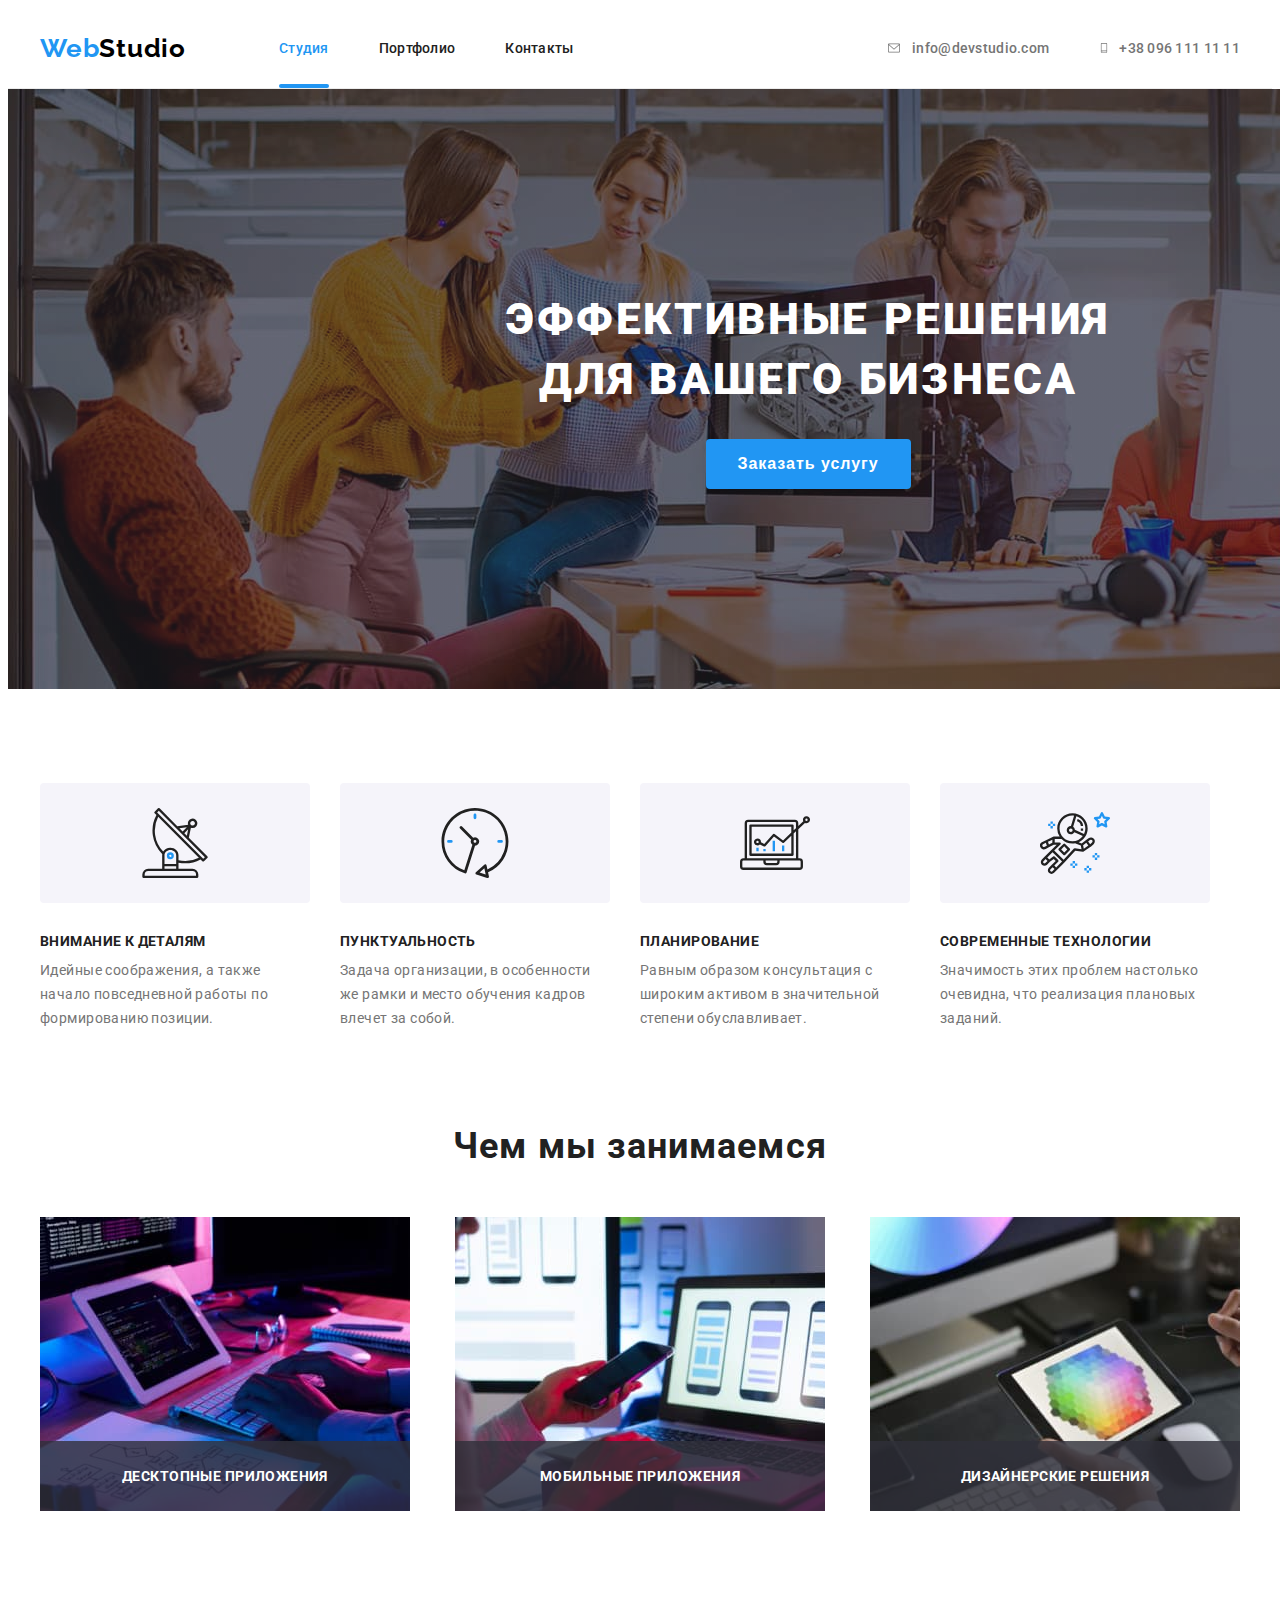
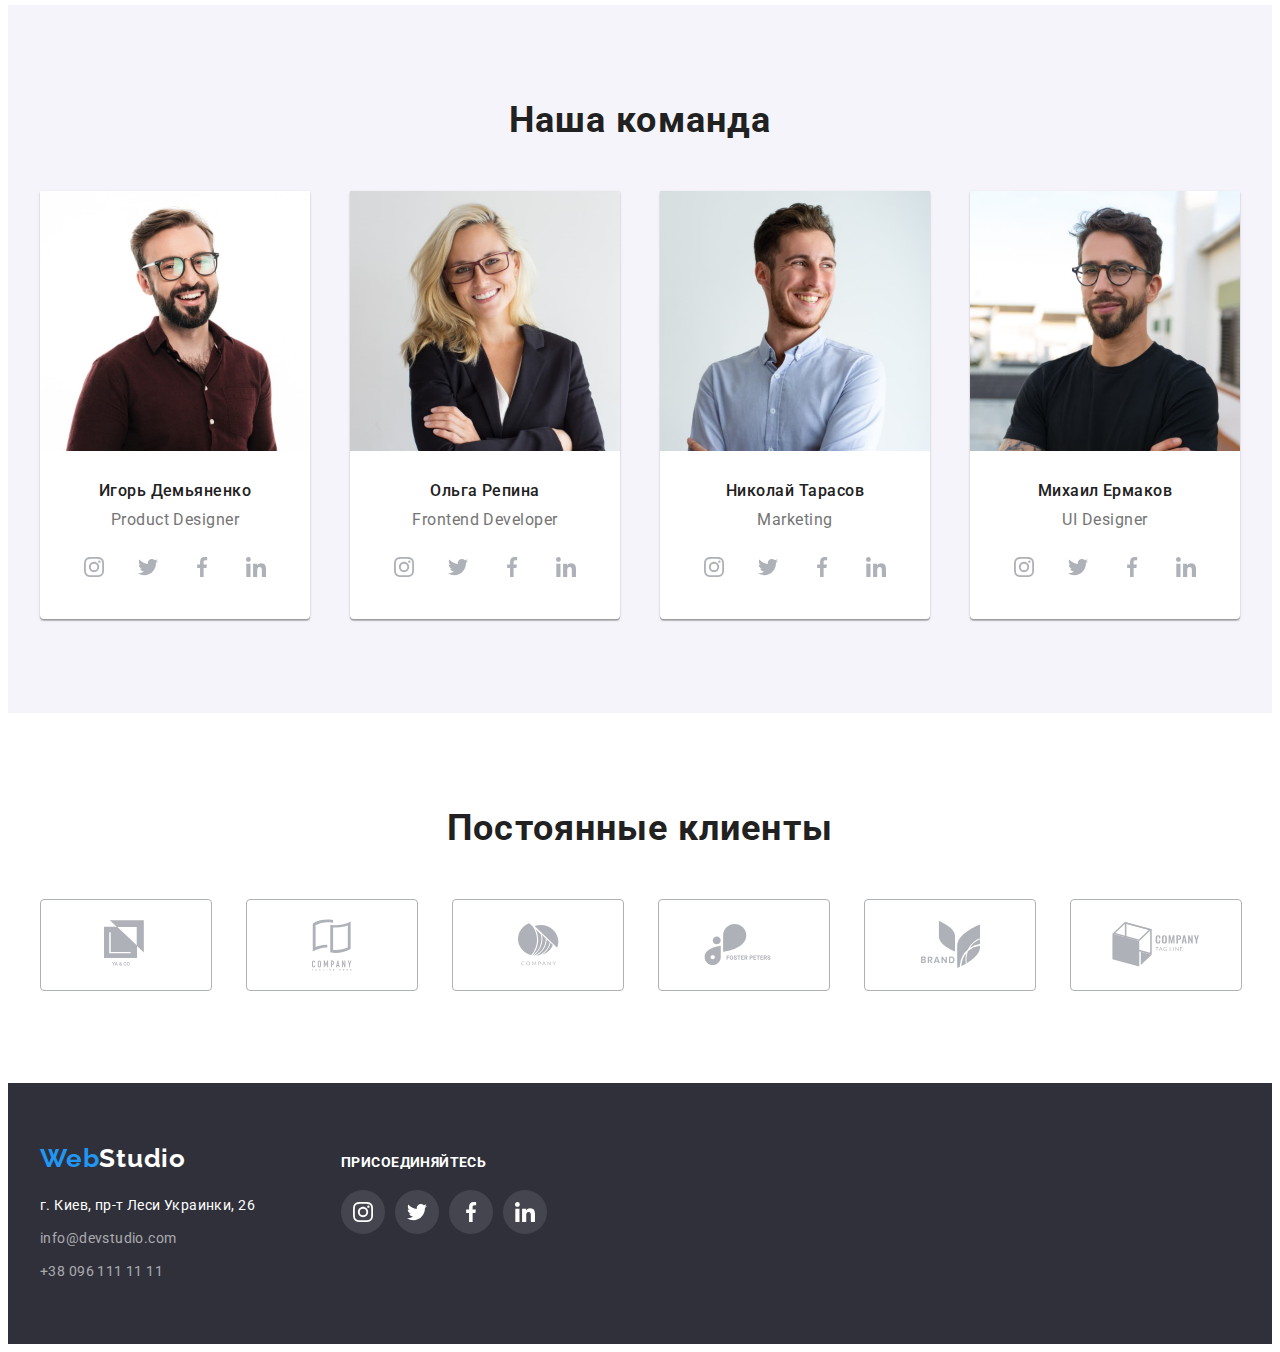
<file: index.html>
<!DOCTYPE html>
<html lang="ru">
<head>
  <meta charset="UTF-8">
  <meta name="viewport" content="width=device-width, initial-scale=1.0">
  <title>Студия</title>
  <link rel="preconnect" href="https://fonts.gstatic.com">
  <link href="https://fonts.googleapis.com/css2?family=Raleway:wght@700&family=Roboto:wght@400;500;700;900&display=swap"
    rel="stylesheet">
  <link rel="stylesheet" href="https://cdnjs.cloudflare.com/ajax/libs/modern-normalize/1.0.0/modern-normalize.min.css"
    integrity="sha512-ISS7cAi1PEhQ8jnbJpJZMd29NlhNj4AWYyLOSp2CE/CsHxTCu+r+t0D2yoJudVrd0/8fTVPUVDzY5Tvli75u/g=="
    crossorigin="anonymous" />
  <link rel="stylesheet" href="https://cdnjs.cloudflare.com/ajax/libs/animate.css/4.1.1/animate.min.css" />
  <link rel="stylesheet" href="./css/styles.css">
</head>

<body>
  <header class="header">
    <div class="container">
          <nav class="nav">
            <a class="logo link" href="./index.html">Web<span class="logo-header">Studio</span></a>
            <ul class="nav-list list">
              <li class="nav-item">
                <a class="nav-link link-current link" href="./index.html">Студия</a>
              </li>
              <li class="nav-item">
                <a class="nav-link link" href="./portfolio.html">Портфолио</a>
              </li>
              <li class="nav-item">
                <a class="nav-link link" href="#contacts">Контакты</a>
              </li>
            </ul>
          </nav>
          
          <ul class="contacts-list list">
            <li class="contacts-item">
              <a class="contacts-link link" href="mailto:info@devstudio.com">
                <svg class="contacts-icon" width="16" height="12">
                  <use href="./images/svg/sprite.svg#envelope"></use>
                </svg>
                info@devstudio.com
              </a>
            </li>
            <li class="contacts-item">
              <a class="contacts-link link" href="tel:+380961111111">
                <svg class="contacts-icon" width="10" height="16">
                  <use href="./images/svg/sprite.svg#smartphone"></use>
                </svg>
                +38 096 111 11 11
              </a>
            </li>
          </ul>
    </div>     
  </header>

  <main>
    <!--HERO-->
    <section class="hero">
      <div class="container">
        <h1 class="hero-title animate__zoomInDown">Эффективные решения для вашего бизнеса</h1>
        <button class="hero-btn" type="button" data-modal-open>Заказать услугу</button>
      </div>
    </section>
    
    <!--CHARACTERISTICS-->
    <section class="points">
      <div class="container">
        <h2 class="visually-hidden">особенности</h2>
        <ul class="points-list list">
          <li class="points-item">
            <div class="thumb">
              <svg class="points-icon">
                <use href="./images/svg/sprite.svg#antenna"></use>
              </svg>
            </div>
            <h3 class="points-subtitle">Внимание к деталям</h3>
            <p class="points-desc">Идейные соображения, а также начало повседневной работы по формированию позиции.</p>
          </li>
          <li class="points-item">
            <div class="thumb">
              <svg class="points-icon">
                <use href="./images/svg/sprite.svg#clock"></use>
              </svg>
            </div>
            <h3 class="points-subtitle">Пунктуальность</h3>
            <p class="points-desc">Задача организации, в особенности же рамки и место обучения кадров влечет за собой.</p>
          </li>
          <li class="points-item">
            <div class="thumb">
              <svg class="points-icon">
                <use href="./images/svg/sprite.svg#diagram"></use>
              </svg>
            </div>
            <h3 class="points-subtitle">Планирование</h3>
            <p class="points-desc">Равным образом консультация с широким активом в значительной степени обуславливает.</p>
          </li>
          <li class="points-item">
            <div class="thumb">
              <svg class="points-icon">
                <use href="./images/svg/sprite.svg#astronaut"></use>
              </svg>
            </div>
            <h3 class="points-subtitle">Современные технологии</h3>
            <p class="points-desc">Значимость этих проблем настолько очевидна, что реализация плановых заданий.</p>
          </li>
        </ul>
      </div>
    </section>
    
    <!--SERVICES-->
    <section class="services">
      <div class="container">
        <h2 class="section-title">Чем мы занимаемся</h2>
        <ul class="services-list list">
          <li class="services-item">
            <img class="services-img" src="images/studio/services/desktop.jpg" alt="Десктопные приложения" width="370"
              height="294">
            <div class="box-serv">
              <p class="services-desc">Десктопные приложения</p>
            </div>
          </li>
          <li class="services-item">
            <img class="services-img" src="images/studio/services/mobile.jpg" alt="Мобильные приложения" width="370"
              height="294">
            <div class="box-serv">
              <p class="services-desc">Мобильные приложения</p>
            </div>
          </li>
          <li class="services-item">
            <img class="services-img" src="images/studio/services/design.jpg" alt="Дизайнерские решения" width="370"
              height="294">
            <div class="box-serv">
              <p class="services-desc">Дизайнерские решения</p>
            </div>
          </li>
        </ul>
      </div>
    </section>
    
    <!--OUR TEAM-->
    <section class="team">
      <div class="container">
        <h2 class="section-title">Наша команда</h2>
        <ul class="team-list list">
          <li class="team-item">
            <img class="team-img" src="images/studio/our-team/igor-demyanenko.jpg" alt="дизайнер продукта" width="270"
              height="260">
            <div class="team-text">
              <h3 class="team-subtitle">Игорь Демьяненко</h3>
              <p class="team-desc" lang="en">Product Designer</p>
              <ul class="team-social-list list">
                <li class="team-social-item">
                  <a class="team-link social-link link" href="">
                    <svg class="social-icon">
                      <use href="./images/svg/sprite.svg#instagram"></use>
                    </svg>
                  </a>
                </li>
                <li class="team-social-item">
                  <a class="team-link social-link link" href="">
                    <svg class="social-icon">
                      <use href="./images/svg/sprite.svg#twitter"></use>
                    </svg>
                  </a>
                </li>
                <li class="team-social-item">
                  <a class="team-link social-link link" href="">
                    <svg class="social-icon">
                      <use href="./images/svg/sprite.svg#facebook"></use>
                    </svg>
                  </a>
                </li>
                <li class="team-social-item">
                  <a class="team-link social-link link" href="">
                    <svg class="social-icon">
                      <use href="./images/svg/sprite.svg#linkedin"></use>
                    </svg>
                  </a>
                </li>
              </ul>
            </div>
          </li>
          <li class="team-item">
            <img class="team-img" src="images/studio/our-team/olga-repina.jpg" alt="фронтенд рахработчик" width="270"
              height="260">
            <div class="team-text">
              <h3 class="team-subtitle">Ольга Репина</h3>
              <p class="team-desc" lang="en">Frontend Developer</p>
              <ul class="team-social-list list">
                <li class="team-social-item">
                  <a class="team-link social-link link" href="">
                    <svg class="social-icon">
                      <use href="./images/svg/sprite.svg#instagram"></use>
                    </svg>
                  </a>
                </li>
                <li class="team-social-item">
                  <a class="team-link social-link link" href="">
                    <svg class="social-icon">
                      <use href="./images/svg/sprite.svg#twitter"></use>
                    </svg>
                  </a>
                </li>
                <li class="team-social-item">
                  <a class="team-link social-link link" href="">
                    <svg class="social-icon">
                      <use href="./images/svg/sprite.svg#facebook"></use>
                    </svg>
                  </a>
                </li>
                <li class="team-social-item">
                  <a class="team-link social-link link" href="">
                    <svg class="social-icon">
                      <use href="./images/svg/sprite.svg#linkedin"></use>
                    </svg>
                  </a>
                </li>
              </ul>
            </div>
          </li>
          <li class="team-item">
            <img class="team-img" src="images/studio/our-team/nikolay-tarasov.jpg" alt="маркетолог" width="270" height="260">
            <div class="team-text">
              <h3 class="team-subtitle">Николай Тарасов</h3>
              <p class="team-desc" lang="en">Marketing</p>
              <ul class="team-social-list list">
                <li class="team-social-item">
                  <a class="team-link social-link link" href="">
                    <svg class="social-icon">
                      <use href="./images/svg/sprite.svg#instagram"></use>
                    </svg>
                  </a>
                </li>
                <li class="team-social-item">
                  <a class="team-link social-link link" href="">
                    <svg class="social-icon">
                      <use href="./images/svg/sprite.svg#twitter"></use>
                    </svg>
                  </a>
                </li>
                <li class="team-social-item">
                  <a class="team-link social-link link" href="">
                    <svg class="social-icon">
                      <use href="./images/svg/sprite.svg#facebook"></use>
                    </svg>
                  </a>
                </li>
                <li class="team-social-item">
                  <a class="team-link social-link link" href="">
                    <svg class="social-icon">
                      <use href="./images/svg/sprite.svg#linkedin"></use>
                    </svg>
                  </a>
                </li>
              </ul>
            </div>
          </li>
          <li class="team-item">
            <img class="team-img" src="images/studio/our-team/michail-ermakov.jpg" alt="дизайнер интерфейса" width="270"
              height="260">
            <div class="team-text">
              <h3 class="team-subtitle">Михаил Ермаков</h3>
              <p class="team-desc" lang="en">UI Designer</p>
              <ul class="team-social-list list">
                <li class="team-social-item">
                  <a class="team-link social-link link" href="">
                    <svg class="social-icon">
                      <use href="./images/svg/sprite.svg#instagram"></use>
                    </svg>
                  </a>
                </li>
                <li class="team-social-item">
                  <a class="team-link social-link link" href="">
                    <svg class="social-icon">
                      <use href="./images/svg/sprite.svg#twitter"></use>
                    </svg>
                  </a>
                </li>
                <li class="team-social-item">
                  <a class="team-link social-link link" href="">
                    <svg class="social-icon">
                      <use href="./images/svg/sprite.svg#facebook"></use>
                    </svg>
                  </a>
                </li>
                <li class="team-social-item">
                  <a class="team-link social-link link" href="">
                    <svg class="social-icon">
                      <use href="./images/svg/sprite.svg#linkedin"></use>
                    </svg>
                  </a>
                </li>
              </ul>
            </div>
          </li>
        </ul>
      </div>
    </section>

    <!--CLIENTS-->
    <section class="clients">
      <div class="container">
        <h2 class="section-title">Постоянные клиенты</h2>
        <ul class="clients-list list">
          <li class="clients-item">
            <a class="clients-link link" href="">
              <svg class="clients-icon" width="44" height="49">
                <use href="./images/svg/sprite.svg#logo1"></use>
              </svg>
            </a>
          </li>
          <li class="clients-item">
            <a class="clients-link link" href="">
              <svg class="clients-icon" width="40" height="52">
                <use href="./images/svg/sprite.svg#logo2"></use>
              </svg>
            </a>
          </li>
          <li class="clients-item">
            <a class="clients-link link" href="">
              <svg class="clients-icon" width="41" height="43">
                <use href="./images/svg/sprite.svg#logo3"></use>
              </svg>
            </a>
          </li>
          <li class="clients-item">
            <a class="clients-link link" href="">
              <svg class="clients-icon" width="80" height="42">
                <use href="./images/svg/sprite.svg#logo4"></use>
              </svg>
            </a>
          </li>
          <li class="clients-item">
            <a class="clients-link link" href="">
              <svg class="clients-icon" width="59" height="47">
                <use href="./images/svg/sprite.svg#logo5"></use>
              </svg>
            </a>
          </li>
          <li class="clients-item">
            <a class="clients-link link" href="">
              <svg class="clients-icon" width="88" height="45">
                <use href="./images/svg/sprite.svg#logo6"></use>
              </svg>
            </a>
          </li>
        </ul>
      </div>
    </section>
  </main>

  <footer class="footer">
    <div class="container">
      <div class="contacts-container">
        <a class="logo link" href="./index.html">Web<span class="logo-footer">Studio</span></a>
        <address class="address" id="contacts">
          <ul class="address-list list">
            <li class="address-item">
              <p class="address-map">г. Киев, пр-т Леси Украинки, 26</p>
            </li>
            <li class="address-item">
              <a class="contacts-link-footer link" href="mailto:info@devstudio.com">info@devstudio.com</a>
            </li>
            <li class="address-item">
              <a class="contacts-link-footer link" href="tel:+380961111111">+38 096 111 11 11</a>
            </li>
          </ul>
        </address>
      </div>
      <div class="social-container">
        <h3 class="footer-social-title">присоединяйтесь</h3>
        <ul class="footer-list list">
          <li class="footer-list-item">
            <a class="footer-link social-link link" href="">
              <svg class="social-icon">
                <use href="./images/svg/sprite.svg#instagram"></use>
              </svg>
            </a>
          </li>
          <li class="footer-list-item">
            <a class="footer-link social-link link" href="">
              <svg class="social-icon">
                <use href="./images/svg/sprite.svg#twitter"></use>
              </svg>
            </a>
          </li>
          <li class="footer-list-item">
            <a class="footer-link social-link link" href="">
              <svg class="social-icon">
                <use href="./images/svg/sprite.svg#facebook"></use>
              </svg>
            </a>
          </li>
          <li class="footer-list-item">
            <a class="footer-link social-link link" href="">
              <svg class="social-icon">
                <use href="./images/svg/sprite.svg#linkedin"></use>
              </svg>
            </a>
          </li>
        </ul>
      </div>
    </div>
  </footer>

  <div class="backdrop  is-hidden" data-modal>
    <div class="modal">
      <button class="btn-close" type="button" data-modal-close>
        <svg class="icon-close">
          <use href="./images/svg/sprite-new.svg#close"></use>
        </svg>
      </button>
      <img class="mem" src="./images/image 1.png" alt="mem" width="500" height="250">
    </div>
  </div>

  <script src="./js/modal.js"></script>
</body>
</html>
</file>
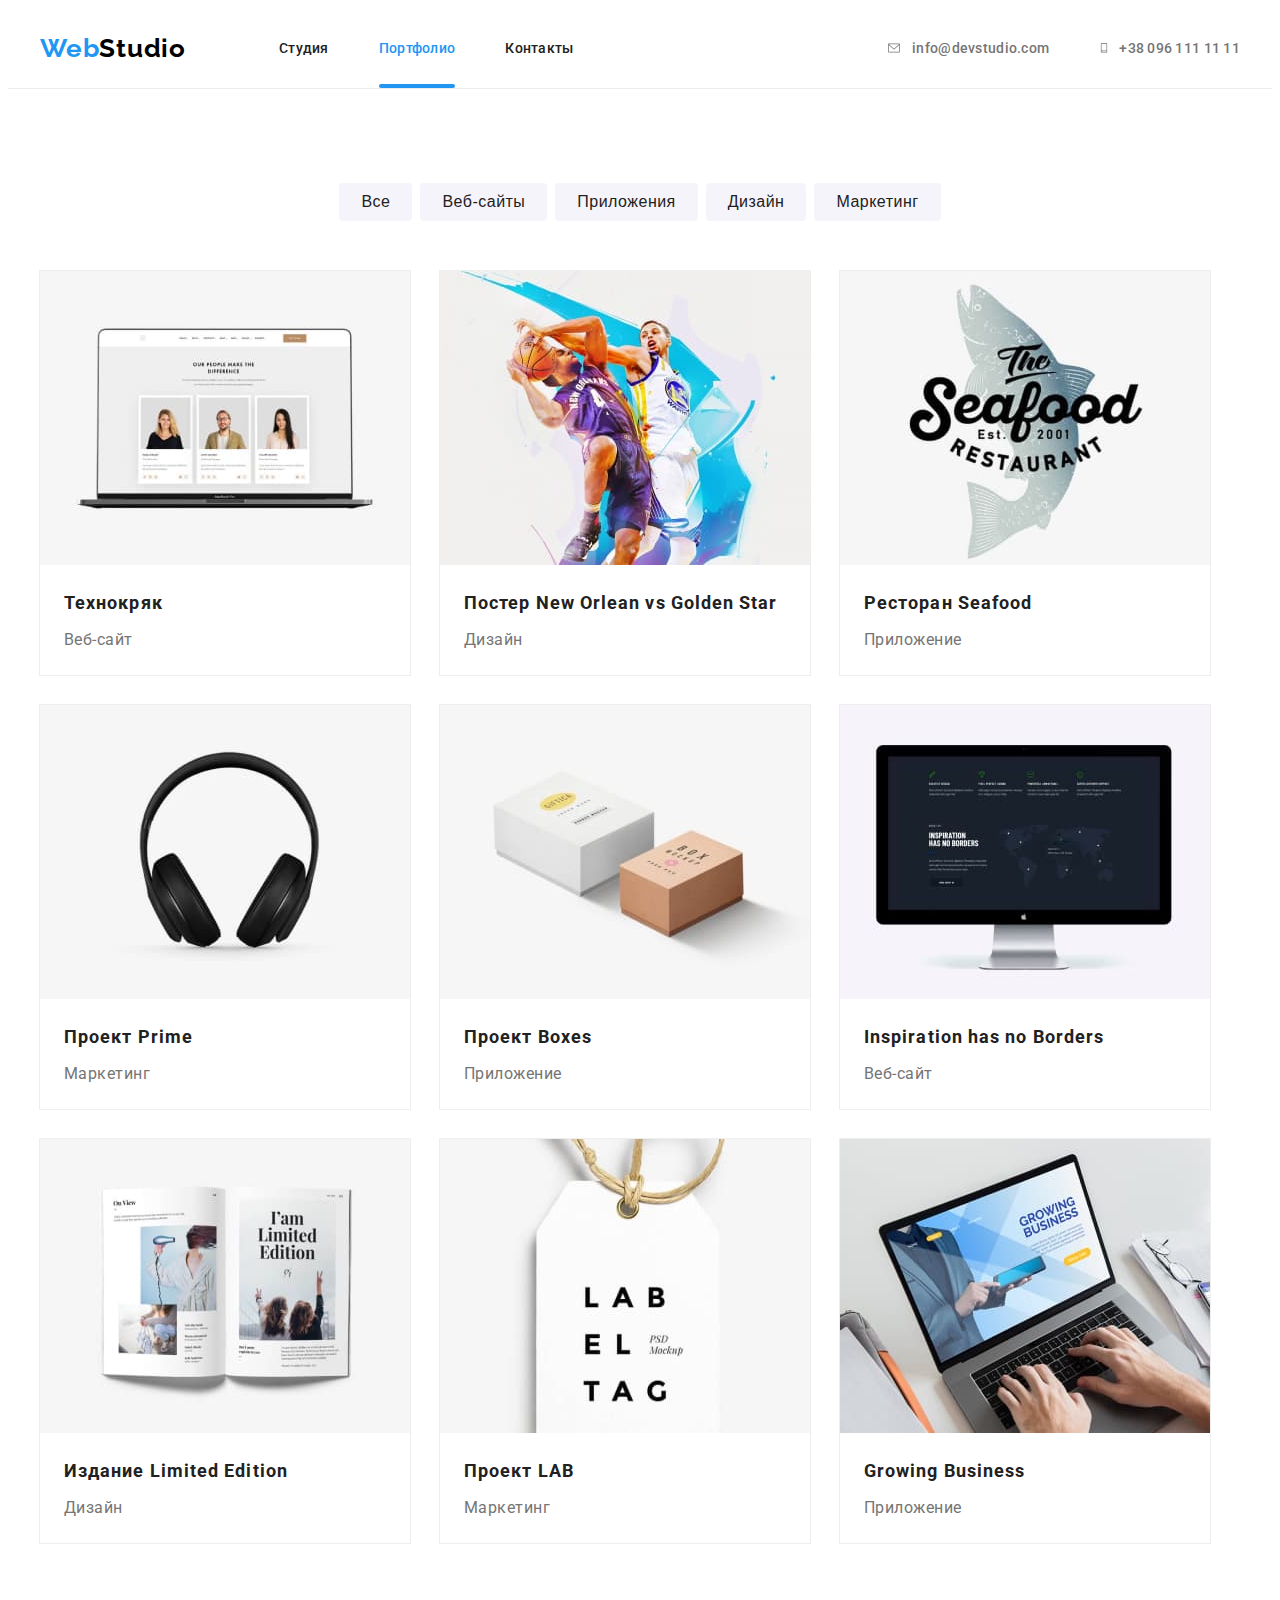
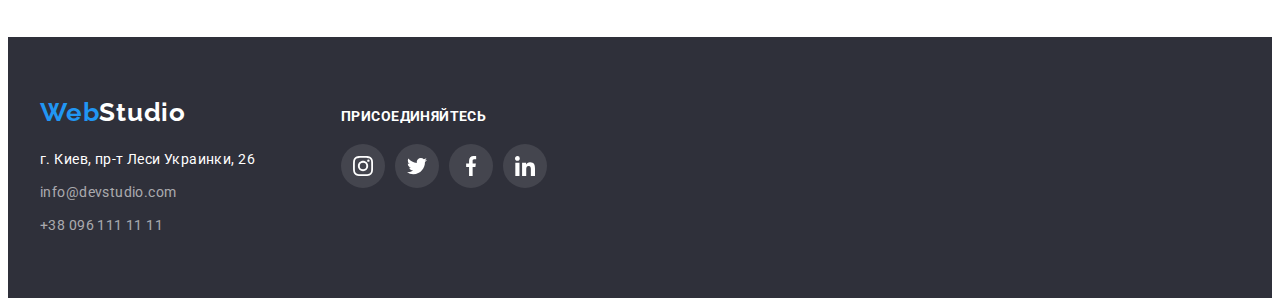
<file: portfolio.html>
<!DOCTYPE html>
<html lang="ru">

<head>
  <meta charset="UTF-8">
  <meta name="viewport" content="width=device-width, initial-scale=1.0">
  <title>Портфолио</title>
    <link rel="preconnect" href="https://fonts.gstatic.com">
    <link href="https://fonts.googleapis.com/css2?family=Raleway:wght@700&family=Roboto:wght@400;500;700;900&display=swap"
      rel="stylesheet">
    <link rel="stylesheet" href="https://cdnjs.cloudflare.com/ajax/libs/modern-normalize/1.0.0/modern-normalize.min.css"
      integrity="sha512-ISS7cAi1PEhQ8jnbJpJZMd29NlhNj4AWYyLOSp2CE/CsHxTCu+r+t0D2yoJudVrd0/8fTVPUVDzY5Tvli75u/g=="
      crossorigin="anonymous" />
    <link rel="stylesheet" href="./css/styles.css">
</head>

<body>
  <header class="header">
    <div class="container">
      <nav class="nav">
        <a class="logo link" href="./index.html">Web<span class="logo-header">Studio</span></a>
        <ul class="nav-list list">
          <li class="nav-item">
            <a class="nav-link link" href="./index.html">Студия</a>
          </li>
          <li class="nav-item">
            <a class="nav-link link-current link" href="./portfolio.html">Портфолио</a>
          </li>
          <li class="nav-item">
            <a class="nav-link link" href="#contacts">Контакты</a>
          </li>
        </ul>
      </nav>
  
      <ul class="contacts-list list">
        <li class="contacts-item">
          <a class="contacts-link link" href="mailto:info@devstudio.com">
            <svg class="contacts-icon" width="16" height="12">
              <use href="./images/svg/sprite.svg#envelope"></use>
            </svg>
            info@devstudio.com
          </a>
        </li>
        <li class="contacts-item">
          <a class="contacts-link link" href="tel:+380961111111">
            <svg class="contacts-icon" width="10" height="16">
              <use href="./images/svg/sprite.svg#smartphone"></use>
            </svg>
            +38 096 111 11 11
          </a>
        </li>
      </ul>
    </div>
  </header>

  <main>
    <section class="portfolio">
      <div class="container">
        <h1 class="visually-hidden">Портфолио</h1>
        <ul class="filter-list list">
          <li class="filter-item">
            <button class="filter-btn" type="button">Все</button>
          </li>
          <li class="filter-item">
            <button class="filter-btn" type="button">Веб-сайты</button>
          </li>
          <li class="filter-item">
            <button class="filter-btn" type="button">Приложения</button>
          </li>
          <li class="filter-item">
            <button class="filter-btn" type="button">Дизайн</button>
          </li>
          <li class="filter-item">
            <button class="filter-btn" type="button">Маркетинг</button>
          </li>
        </ul>
        
        <ul class="projects-list list">
          <li class="projects-item">
            <a class="projects-link link" href="">
              <div class="thumb">
                <img class="projects-img" src="./images/portfolio/technocrack.jpg" alt="открыт сайт на компьютере" width="370"
                  height="294">
                  <p class="project">Технокряк это современная площадка распространения коронавируса. Компании используют эту платформу для цифрового
                  шпионажа и атак на защищённые сервера конкурентов. 
                  Lorem ipsum dolor sit amet, consectetur adipisicing elit. Voluptatem iure at laudantium eos, quos praesentium eaque? Deleniti reiciendis, culpa reprehenderit repellat magni vitae possimus placeat obcaecati eligendi quia atque totam at sequi natus odit quidem eos! Hic aut dignissimos ea explicabo repellat quam assumenda, perferendis minus, non maiores, maxime earum. </p>
              </div>
              <div class="projects-border">
                <p class="projects-title">Технокряк</p>
                <p class="projects-desc">Веб-сайт</p>
              </div>
            </a>
          </li>
          <li class="projects-item">
            <a class="projects-link link" href="">
              <div class="thumb">
                <img class="projects-img" src="./images/portfolio/new-orlean-vs-golden-star.jpg" alt="схватка двух баскетболистов"
                  width="370" height="294">
                <p class="project-design">Lorem ipsum dolor sit amet consectetur adipisicing elit. Voluptate, repudiandae. Lorem ipsum dolor sit amet, consectetur adipisicing elit. Dolor corrupti, repellat perferendis accusantium placeat</p>
              </div>
              <div class="projects-border">
                <p class="projects-title">Постер <span lang="en">New Orlean vs Golden Star</span></p>
                <p class="projects-desc">Дизайн</p>
              </div>
            </a>
          </li>
          <li class="projects-item">
            <a class="projects-link link" href="">
              <div class="thumb">
                <img class="projects-img" src="./images/portfolio/seafood.jpg" alt="логотип ресторана" width="370" height="294">
                <p class="project-app">Lorem ipsum dolor sit amet consectetur adipisicing elit. Voluptate, repudiandae. Lorem
                  ipsum dolor sit amet, consectetur adipisicing elit. Dolor corrupti, repellat perferendis accusantium placeat</p>
              </div>
              <div class="projects-border">
                <p class="projects-title">Ресторан <span lang="en">Seafood</span></p>
                <p class="projects-desc">Приложение</p>
              </div>
            </a>
          </li>
          <li class="projects-item">
            <a class="projects-link link" href="">
              <div class="thumb-marketing">
                <img class="projects-img" src="./images/portfolio/prime.jpg" alt="наушники" width="370" height="294">
                <p class="project-marketing">Lorem ipsum dolor sit amet consectetur adipisicing elit. Voluptate, repudiandae. Lorem
                  ipsum dolor sit amet, consectetur adipisicing elit. Dolor corrupti, repellat perferendis accusantium placeat</p>
              </div>
              <div class="projects-border">
                <p class="projects-title">Проект <span lang="en">Prime</span></p>
                <p class="projects-desc">Маркетинг</p>
              </div>
            </a>
          </li>
          <li class="projects-item">
            <a class="projects-link link" href="">
              <div class="thumb">
                <img class="projects-img" src="./images/portfolio/boxes.jpg" alt="две коробки" width="370" height="294">
                <p class="project-app">Lorem ipsum dolor sit amet consectetur adipisicing elit. Voluptate, repudiandae. Lorem
                  ipsum dolor sit amet, consectetur adipisicing elit. Dolor corrupti, repellat perferendis accusantium placeat</p>
              </div>
              <div class="projects-border">
                <p class="projects-title">Проект <span lang="en">Boxes</span></p>
                <p class="projects-desc">Приложение</p>
              </div>
            </a>
          </li>
          <li class="projects-item">
            <a class="projects-link link" href="">
              <div class="thumb">
                <img class="projects-img" src="./images/portfolio/inspiration-has-no-borders.jpg" alt="работающий монитор" width="370"
                  height="294">
                <p class="project">Lorem ipsum dolor sit amet consectetur adipisicing elit. Voluptate, repudiandae. Lorem
                  ipsum dolor sit amet, consectetur adipisicing elit. Dolor corrupti, repellat perferendis accusantium placeat</p>
              </div>
              <div class="projects-border">
                <p class="projects-title" lang="en">Inspiration has no Borders</p>
                <p class="projects-desc">Веб-сайт</p>
              </div>
            </a>
          </li>
          <li class="projects-item">
            <a class="projects-link link" href="">
              <div class="thumb">
                <img class="projects-img" src="./images/portfolio/limited-edition.jpg" alt="открытая книга" width="370" height="294">
                <p class="project-design">Lorem ipsum dolor sit amet consectetur adipisicing elit. Voluptate, repudiandae. Lorem
                  ipsum dolor sit amet, consectetur adipisicing elit. Dolor corrupti, repellat perferendis accusantium placeat</p>
              </div>
              <div class="projects-border">
                <p class="projects-title">Издание <span lang="en">Limited Edition</span></p>
                <p class="projects-desc">Дизайн</p>
              </div>
            </a>
          </li>
          <li class="projects-item">
            <a class="projects-link link" href="">
              <div class="thumb-marketing">
                <img class="projects-img" src="./images/portfolio/lab.jpg" alt="ярлычок на подвеске" width="370" height="294">
                <p class="project-marketing">Lorem ipsum dolor sit amet consectetur adipisicing elit. Voluptate, repudiandae. Lorem
                  ipsum dolor sit amet, consectetur adipisicing elit. Dolor corrupti, repellat perferendis accusantium placeat</p>
              </div>
              <div class="projects-border">
                <p class="projects-title">Проект <span lang="en">LAB</span></p>
                <p class="projects-desc">Маркетинг</p>
              </div>
            </a>
          </li>
          <li class="projects-item">
            <a class="projects-link link" href="">
              <div class="thumb">
                <img class="projects-img" src="./images/portfolio/growing-business.jpg" alt="работа за ноутбуком" width="370"
                  height="294">
                <p class="project-app">Lorem ipsum dolor sit amet consectetur adipisicing elit. Voluptate, repudiandae. Lorem
                  ipsum dolor sit amet, consectetur adipisicing elit. Dolor corrupti, repellat perferendis accusantium placeat</p>
              </div>
              <div class="projects-border">
                <p class="projects-title" lang="en">Growing Business</p>
                <p class="projects-desc">Приложение</p>
              </div>
            </a>
          </li>
        </ul>
      </div>
    </section>
  </main>

  <footer class="footer">
    <div class="container">
      <div class="contacts-container">
        <a class="logo link" href="./index.html">Web<span class="logo-footer">Studio</span></a>
        <address class="address" id="contacts">
          <ul class="address-list list">
            <li class="address-item">
              <p class="address-map">г. Киев, пр-т Леси Украинки, 26</p>
            </li>
            <li class="address-item">
              <a class="contacts-link-footer link" href="mailto:info@devstudio.com">info@devstudio.com</a>
            </li>
            <li class="address-item">
              <a class="contacts-link-footer link" href="tel:+380961111111">+38 096 111 11 11</a>
            </li>
          </ul>
        </address>
      </div>
      <div class="social-container">
        <h3 class="footer-social-title">присоединяйтесь</h3>
        <ul class="footer-list list">
          <li class="footer-list-item">
            <a class="footer-link social-link link" href="">
              <svg class="social-icon">
                <use href="./images/svg/sprite.svg#instagram"></use>
              </svg>
            </a>
          </li>
          <li class="footer-list-item">
            <a class="footer-link social-link link" href="">
              <svg class="social-icon">
                <use href="./images/svg/sprite.svg#twitter"></use>
              </svg>
            </a>
          </li>
          <li class="footer-list-item">
            <a class="footer-link social-link link" href="">
              <svg class="social-icon">
                <use href="./images/svg/sprite.svg#facebook"></use>
              </svg>
            </a>
          </li>
          <li class="footer-list-item">
            <a class="footer-link social-link link" href="">
              <svg class="social-icon">
                <use href="./images/svg/sprite.svg#linkedin"></use>
              </svg>
            </a>
          </li>
        </ul>
      </div>
    </div>
  </footer>
</body>

</html>
</file>
<file: css/styles.css>
:root {
  --text-main: "Roboto", sans-serif;
  --text-logo: "Raleway", sans-serif;

  --color-logo-header: #000000;
  --color-logo-footer: #ffffff;
  --color-accent: #2196f3;
  --color-main: #212121;
  --color-second: #757575;
  --color-footer-link: rgba(255, 255, 255, 0.6);
  --color-footer-social-link: rgba(255, 255, 255, 0.1);
  --color-icon: #afb1b8;

  --background-second: #f5f4fa;
  --background-footer: #2f303a;
  --background-project-accent: rgba(33, 150, 243, 0.9);

  --timing-function: cubic-bezier(0.4, 0, 0.2, 1);
}

h1,
h2,
h3,
h4,
h5,
h6,
p {
  margin: 0;
}

img {
  display: block;
}

body {
  color: var(--color-main);
  font-family: var(--text-main);
  font-weight: 400;
  font-size: 14px;
}

/* ========== COMPONENTS ========== */
.visually-hidden {
  position: absolute;
  width: 1px;
  height: 1px;
  margin: -1px;
  border: 0;
  padding: 0;

  white-space: nowrap;
  clip-path: inset(100%);
  clip: rect(0 0 0 0);
  overflow: hidden;
}

.logo {
  display: block;

  font-family: var(--text-logo);
  font-weight: 700;
  font-size: 26px;
  line-height: 1.192;
  letter-spacing: 0.03em;
  color: var(--color-accent);
}

.list {
  list-style: none;
  margin: 0;
  padding: 0;
}

.link {
  text-decoration: none;
}

.nav-link.link-current {
  color: var(--color-accent);
}

.section-title {
  font-weight: 700;
  font-size: 36px;
  line-height: 1.167;
  text-align: center;
  letter-spacing: 0.03em;
  color: var(--color-main);
}

.container {
  width: 1200px;
  margin-right: auto;
  margin-left: auto;
  padding-right: 15px;
  padding-left: 15px;
}

.social-link {
  display: flex;
  align-items: center;
  justify-content: center;
  width: 100%;
  height: 100%;
  border-radius: 50%;
}

.social-icon {
  width: 20px;
  height: 20px;

  transition: fill 25000ms var(--timing-function);
}
/* ========== END COMPONENTS ========== */

/* ========== HEADER ========== */
.header {
  border-bottom: 1px solid #ececec;
}

.header .container {
  display: flex;
}

.nav {
  display: flex;
  align-items: center;
}

.header .logo {
  padding-top: 24px;
  padding-bottom: 24px;
  margin-right: 93px;
}

.nav-list {
  display: flex;
}

.nav-item:not(:last-child) {
  margin-right: 50px;
}

.nav-item {
  position: relative;
}

.logo-header {
  color: var(--color-logo-header);
}

.nav-link {
  display: block;
  padding-top: 32px;
  padding-bottom: 32px;

  font-weight: 500;
  line-height: 1.143;
  letter-spacing: 0.02em;
  color: var(--color-main);

  transition: color 250ms var(--timing-function);
}

.nav-link:hover,
.nav-link:focus,
.contacts-link:hover,
.contacts-link:focus {
  color: var(--color-accent);
}

.nav-link::before {
  content: "";
  position: absolute;
  left: 0;
  bottom: 0;
  width: 100%;
  height: 4px;

  background-color: var(--color-accent);
  border-radius: 2px;

  transform-origin: left;
  transform: scaleX(0);
  transition: transform 250ms var(--timing-function);
}

.link-current::before {
  content: "";
  position: absolute;
  left: 0;
  bottom: 0;
  width: 100%;
  height: 4px;

  background-color: var(--color-accent);
  border-radius: 2px;

  transform: scaleX(1);
}

.nav-link:hover::before,
.nav-link:focus::before {
  transform: scaleX(1);
}

.contacts-list {
  display: flex;
  align-items: center;
  margin-left: auto;
}

.contacts-item:not(:last-child) {
  margin-right: 50px;
}

.contacts-link {
  display: flex;
  align-items: center;
  padding-top: 32px;
  padding-bottom: 32px;

  font-weight: 500;
  line-height: 1.143;
  letter-spacing: 0.02em;
  color: var(--color-second);

  transition: color 250ms var(--timing-function);
}

.contacts-link:hover .contacts-icon,
.contacts-link:focus .contacts-icon {
  fill: var(--color-accent);
}

.contacts-icon {
  margin-right: 10px;
  fill: var(--color-second);

  transition: fill 250ms var(--timing-function);
}
/* ========== END HEADER ========== */

/* ========== HERO ========== */
.hero {
  padding-top: 200px;
  padding-bottom: 200px;
  width: 1600px;
  margin-right: auto;
  margin-left: auto;
  background-color: var(--background-footer);
  background-image: linear-gradient(
      rgba(47, 48, 58, 0.4),
      rgba(47, 48, 58, 0.4)
    ),
    url(../images/studio/hero/hero.jpg);
}

.hero-title {
  width: 700px;
  margin-right: auto;
  margin-left: auto;
  margin-bottom: 30px;

  font-weight: 900;
  font-size: 44px;
  line-height: 1.364;
  text-align: center;
  letter-spacing: 0.06em;
  text-transform: uppercase;
  color: var(--color-logo-footer);

  animation-duration: 1500ms;
}

.hero-btn {
  margin-right: auto;
  margin-left: auto;
  padding: 10px 32px;

  background-color: var(--color-accent);
  font-weight: 700;
  font-size: 16px;
  line-height: 1.875;
  display: flex;
  align-items: center;
  text-align: center;
  letter-spacing: 0.06em;
  color: var(--color-logo-footer);

  box-shadow: 0px 4px 4px rgba(0, 0, 0, 0.15);
  border-radius: 4px;
  border: 0px;
  cursor: pointer;

  transition: background-color 250ms var(--timing-function);
}

.hero-btn:hover,
.hero-btn:focus {
  background: #188ce8;
  box-shadow: 0px 4px 4px rgba(0, 0, 0, 0.15);
}
/* ========== END HERO ========== */

/* ========== CHARACTERISTICS ========== */
.points {
  padding-top: 94px;
  padding-bottom: 94px;
}

.points-list {
  display: flex;
}

.points-item {
  width: 270px;
}

.points-item:not(:last-child) {
  margin-right: 30px;
}

.points-item .thumb {
  display: flex;
  align-items: center;
  justify-content: center;
  height: 120px;
  margin-bottom: 30px;

  background-color: var(--background-second);
  border-radius: 4px;
}

.points-icon {
  width: 70px;
  height: 70px;
}

.points-subtitle {
  margin-bottom: 10px;

  font-weight: 700;
  font-size: inherit;
  line-height: 1.143;
  letter-spacing: 0.03em;
  text-transform: uppercase;
  color: var(--color-main);
}

.points-desc {
  line-height: 1.714;
  letter-spacing: 0.03em;
  color: var(--color-second);
}
/* ========== END CHARACTERISTICS ========== */

/* ========== SERVICES ========== */
.services {
  padding-bottom: 94px;
}

.services-list {
  display: flex;
  justify-content: space-between;
}

.services .section-title {
  margin-bottom: 50px;
}

.services-item {
  position: relative;
}

.box-serv {
  position: absolute;
  left: 0;
  bottom: 0;
  display: flex;
  justify-content: center;
  align-items: center;

  width: 100%;
  height: 70px;

  background-color: rgba(47, 48, 58, 0.8);
}

.services-desc {
  /* position: absolute;
  left: 0;
  bottom: 0;
  width: 100%;
  padding-top: 27px;
  padding-bottom: 27px; */

  font-weight: 700;
  font-size: 14px;
  line-height: 1.143;
  text-align: center;
  letter-spacing: 0.03em;
  text-transform: uppercase;

  color: var(--color-logo-footer);
  /* background-color: rgba(47, 48, 58, 0.8); */
}
/* ========== END SERVICES ========== */

/* ========== OUR TEAM ========== */
.team {
  background-color: var(--background-second);
  padding-top: 94px;
  padding-bottom: 94px;
}

.team .section-title {
  margin-bottom: 50px;
}

.team-list {
  display: flex;
  justify-content: space-between;
}

.team-item {
  background: var(--color-logo-footer);
  box-shadow: 0px 1px 3px rgba(0, 0, 0, 0.12), 0px 1px 1px rgba(0, 0, 0, 0.14),
    0px 2px 1px rgba(0, 0, 0, 0.2);
  border-radius: 0px 0px 4px 4px;
}

.team-text {
  padding: 30px 32px;
}

.team-subtitle {
  margin-bottom: 10px;

  font-weight: 500;
  font-size: 16px;
  line-height: 1.188;
  text-align: center;
  letter-spacing: 0.03em;
  color: var(--color-main);
}

.team-desc {
  margin-bottom: 16px;

  font-size: 16px;
  line-height: 1.188;
  text-align: center;
  letter-spacing: 0.03em;
  color: var(--color-second);
}

.team-social-list {
  display: flex;
  align-items: center;
  justify-content: space-between;
}

.team-social-item {
  width: 44px;
  height: 44px;
}

.team-link {
  color: var(--color-icon);
  background-color: var(--color-logo-footer);

  transition: background-color 250ms var(--timing-function),
    color 250ms var(--timing-function);
}

.team-link:hover,
.team-link:focus {
  background-color: var(--color-accent);
  color: var(--color-logo-footer);
}

.team-link .social-icon {
  fill: currentColor;
}
/* ========== END OUR TEAM ========== */

/* ========== CLIENTS ========== */
.clients {
  padding-top: 94px;
  padding-bottom: 94px;
}

.clients .section-title {
  margin-bottom: 50px;
}

.clients-list {
  display: flex;
  justify-content: space-between;
}

.clients-item {
  width: 170px;
  height: 90px;
}

.clients-link {
  display: flex;
  align-items: center;
  justify-content: center;
  width: 100%;
  height: 100%;

  color: var(--color-icon);
  border: 1px solid var(--color-icon);
  border-radius: 4px;

  transition: color 250ms var(--timing-function),
    border 250ms var(--timing-function);
}

.clients-icon {
  fill: currentColor;
}

.clients-link:hover,
.clients-link:focus {
  border-color: var(--color-accent);
  color: var(--color-accent);
}

/* ========== END CLIENTS ========== */

/* ========== FOOTER ========== */
.footer {
  padding-top: 60px;
  padding-bottom: 60px;

  background-color: var(--background-footer);
}

.footer .container {
  display: flex;
  align-items: baseline;
}

.contacts-container {
  width: 231px;
  margin-right: 70px;
}

.footer .logo {
  margin-bottom: 20px;
}

.logo-footer {
  color: var(--color-logo-footer);
}

.address-item:not(:last-child) {
  margin-bottom: 9px;
}

.address-map {
  font-style: normal;
  line-height: 1.714;
  letter-spacing: 0.03em;
  color: var(--color-logo-footer);
}

.contacts-link-footer {
  font-style: normal;
  line-height: 1.714;
  letter-spacing: 0.03em;
  color: var(--color-footer-link);

  transition: color 250ms var(--timing-function);
}

.contacts-link-footer:hover,
.contacts-link-footer:focus {
  color: var(--color-accent);
}

.social-container {
  width: 206px;
}

.footer-social-title {
  margin-bottom: 20px;
  /* margin-top: 12px; */

  font-size: inherit;
  font-weight: 700;
  line-height: 1.143;
  letter-spacing: 0.03em;
  text-transform: uppercase;
  color: var(--color-logo-footer);
}

.footer-list {
  display: flex;
  justify-content: space-between;
}
.footer-list-item {
  width: 44px;
  height: 44px;
}

.footer-link {
  background-color: var(--color-footer-social-link);

  transition: background-color 250ms var(--timing-function);
}

.footer-link:hover,
.footer-link:focus {
  background-color: var(--color-accent);
}

.footer-link .social-icon {
  fill: var(--color-logo-footer);
}
/* ========== END FOOTER ========== */

/* ========== PORTFOLIO ========== */
.portfolio {
  padding-top: 94px;
  padding-bottom: 94px;
}

.filter-list {
  display: flex;
  justify-content: center;
  margin-bottom: 50px;
}

.filter-item:not(:last-child) {
  margin-right: 8px;
}

.filter-btn {
  padding: 6px 22px;

  font-weight: 500;
  font-size: 16px;
  line-height: 1.625;
  text-align: center;
  letter-spacing: 0.03em;
  color: var(--color-main);

  background: var(--background-second);
  border-radius: 4px;
  border: 0px;
  cursor: pointer;

  transition: background-color 250ms var(--timing-function),
    color 250ms var(--timing-function), box-shadow 250ms var(--timing-function);
}

.filter-btn:hover,
.filter-btn:focus {
  background-color: var(--color-accent);
  color: var(--color-logo-footer);
  box-shadow: 0px 3px 1px rgba(0, 0, 0, 0.1), 0px 1px 2px rgba(0, 0, 0, 0.08),
    0px 2px 2px rgba(0, 0, 0, 0.12);
}

.projects-list {
  display: flex;
  margin: -15px;
  flex-wrap: wrap;
}

.projects-item {
  margin: 15px;
  width: 370px;
}

.projects-link {
  display: block;
  outline: 1px solid #eeeeee;

  transition: box-shadow 250ms var(--timing-function);
}

.projects-link:hover,
.projects-link:focus {
  box-shadow: 0px 1px 1px rgba(0, 0, 0, 0.12), 0px 4px 4px rgba(0, 0, 0, 0.06),
    1px 4px 6px rgba(0, 0, 0, 0.16);
}

.thumb {
  position: relative;
  overflow: hidden;
}

.project {
  position: absolute;
  top: 0;
  left: 0;
  overflow: scroll;

  width: 100%;
  height: 100%;
  padding: 63px 24px;

  font-size: 18px;
  line-height: 1.556;
  letter-spacing: 0.03em;

  color: var(--color-logo-footer);
  background-color: var(--background-project-accent);

  transform: translateY(100%);
  transition: transform 250ms var(--timing-function);
}

.projects-link:hover .project,
.projects-link:focus .project {
  transform: translateY(0);
}

.project-design {
  position: absolute;
  top: 0;
  left: 0;

  width: 100%;
  height: 100%;
  padding: 63px 24px;

  font-size: 18px;
  line-height: 1.556;
  letter-spacing: 0.03em;

  color: var(--color-logo-footer);
  background-color: var(--background-project-accent);

  transform: scale(0);
  transition: transform 250ms var(--timing-function);
}

.projects-link:hover .project-design,
.projects-link:focus .project-design {
  transform: scale(1);
}

.project-app {
  position: absolute;
  top: 0;
  left: 0;

  width: 100%;
  height: 100%;
  padding: 63px 24px;

  font-size: 18px;
  line-height: 1.556;
  letter-spacing: 0.03em;

  color: var(--color-logo-footer);
  background-color: var(--background-project-accent);

  opacity: 0;
  transform: scale(0) rotate(0);
  transition: transform 500ms var(--timing-function),
    opacity 500ms var(--timing-function);
}

.projects-link:hover .project-app,
.projects-link:focus .project-app {
  opacity: 1;
  transform: scale(1) rotate(360deg);
}

.thumb-marketing {
  position: relative;
}

.project-marketing {
  position: absolute;
  top: 0;
  left: 0;
  width: 100%;
  height: 100%;
  padding: 63px 24px;

  font-size: 18px;
  line-height: 1.556;
  letter-spacing: 0.03em;

  color: var(--color-logo-footer);
  background-color: var(--background-project-accent);

  opacity: 0;
  transform: perspective(400px) rotateY(180deg);
  transition: transform 500ms var(--timing-function),
    opacity 500ms var(--timing-function);
}

.projects-link:hover .project-marketing,
.projects-link:focus .project-marketing {
  opacity: 1;
  transform: rotateY(360deg);
}

.projects-border {
  padding: 20px 24px;
}

.projects-title {
  margin-bottom: 4px;

  font-weight: 700;
  font-size: 18px;
  line-height: 2;
  letter-spacing: 0.06em;
  color: var(--color-main);
}

.projects-desc {
  font-size: 16px;
  line-height: 1.875;
  letter-spacing: 0.03em;
  color: var(--color-second);
}
/* ========== END PORTFOLIO ========== */

/* ========== MODAL ========== */
.backdrop {
  position: fixed;
  top: 0;
  left: 0;
  width: 100%;
  height: 100%;

  background-color: rgba(0, 0, 0, 0.2);

  opacity: 1;
  transition: opacity 500ms var(--timing-function);
}

.modal {
  position: absolute;
  top: 50%;
  left: 50%;
  transform: translate(-50%, -50%) scale(1);

  display: flex;
  align-items: center;
  justify-content: center;
  width: 528px;
  height: 581px;

  background-color: var(--color-logo-footer);
  box-shadow: 0px 1px 3px rgba(0, 0, 0, 0.12), 0px 1px 1px rgba(0, 0, 0, 0.14),
    0px 2px 1px rgba(0, 0, 0, 0.2);
  border-radius: 4px;

  transition: transform 500ms var(--timing-function);
}

.backdrop.is-hidden .modal {
  transform: translate(-50%, -50%) scale(0.5);
}

.btn-close {
  position: absolute;
  top: 8px;
  right: 8px;
  width: 30px;
  height: 30px;
  border-radius: 50%;

  border: 1px solid rgba(0, 0, 0, 0.1);
  background-color: transparent;
  cursor: pointer;
}

.icon-close {
  width: 11px;
  height: 11px;
}

.is-hidden {
  visibility: hidden;
  opacity: 0;
  pointer-events: none;
}
/* ========== END MODAL ========== */
</file>
